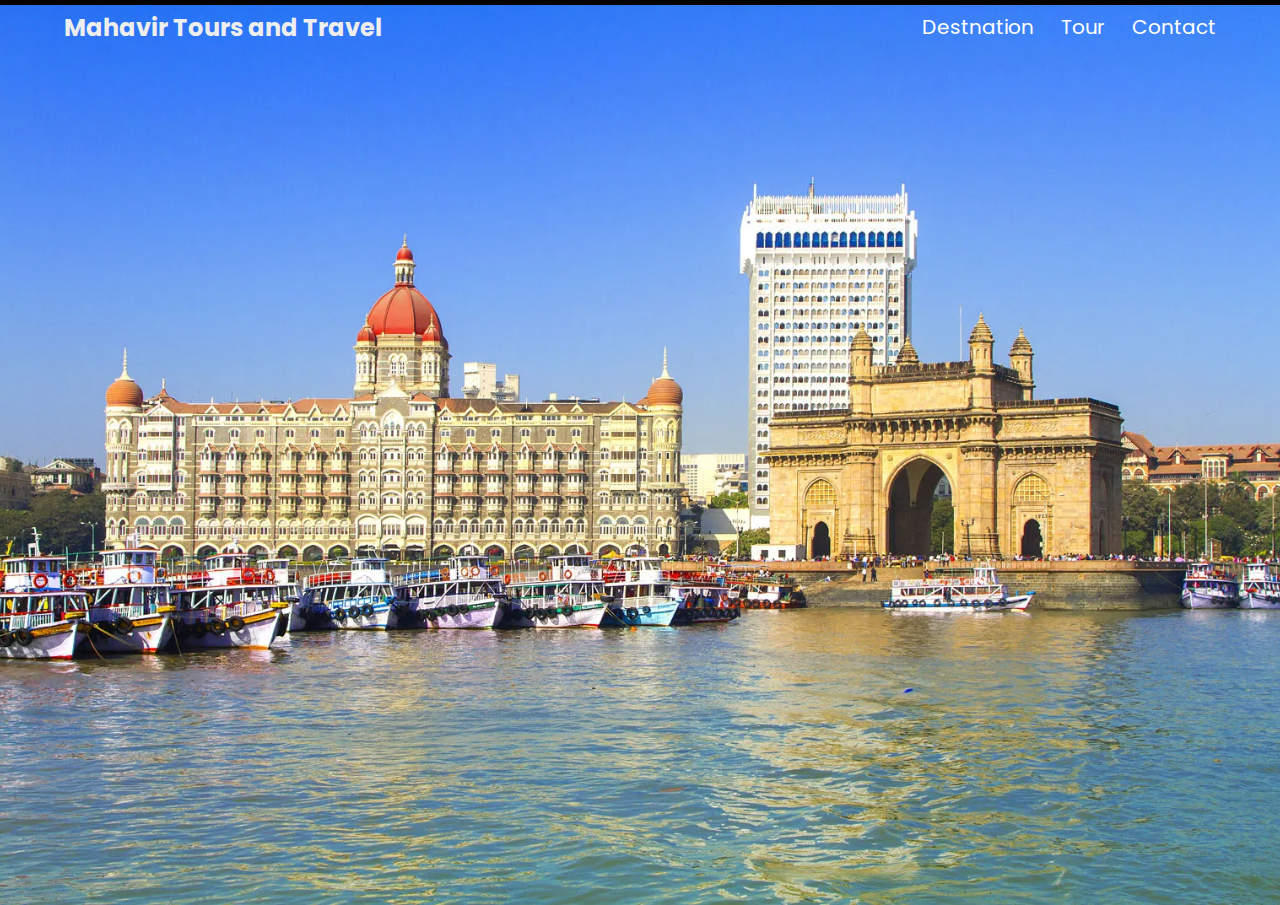
<file: index.html>
<!DOCTYPE html>
<html lang="en">
<head>
    <meta charset="UTF-8">
    <meta name="viewport" content="width=device-width, initial-scale=1.0">
    <title>Website</title>
    <link rel="stylesheet" href="slidshow.css">
    <style>
        header {
            display: flex;
            justify-content: space-between;
            align-items: center;
            padding: 10px 20px;
        }
        
        .logo {
            font-size: 24px;
        }
        
        /* Centered text */
       
    </style>
</head>
<body>
    <!-- header -->
    <header>
        <div class="logo">Mahavir Tours and Travel</div>
<div class = "centered-text">
		<a class = "naveborder" href = "Destination.html">Destnation</a>
		<a class = "naveborder" href = "Tour.html">Tour</a>
		<a class = "naveborder" href = "contact.html">Contact</a>
</div>

    </header>

    <!-- slider -->
    <div class="slider">
        <!-- list Items -->
        <div class="list">
            <div class="item active">
                <img src="./images2/india.webp">
            </div>
            <div class="item">
                <img src="./images2/london.jpg">
            </div>
            <div class="item">
                <img src="./images2/newyork.avif">
            </div>
            <div class="item">
                <img src="./images2/brazil.png">
            </div>
            <div class="item">
                <img src="./images2/japan.jpg">
            </div>
        </div>
    </div>


    <script>
        const slides = document.querySelectorAll('.list .item');
        let currentSlide = 0;

        function showSlide(index) {
            slides.forEach(slide => slide.classList.remove('active'));
            slides[index].classList.add('active');
        }

        function nextSlide() {
            currentSlide = (currentSlide + 1) % slides.length;
            showSlide(currentSlide);
        }

        setInterval(nextSlide, 3000); // Change slide every 3 seconds
    </script>
</body>
</html>
</file>
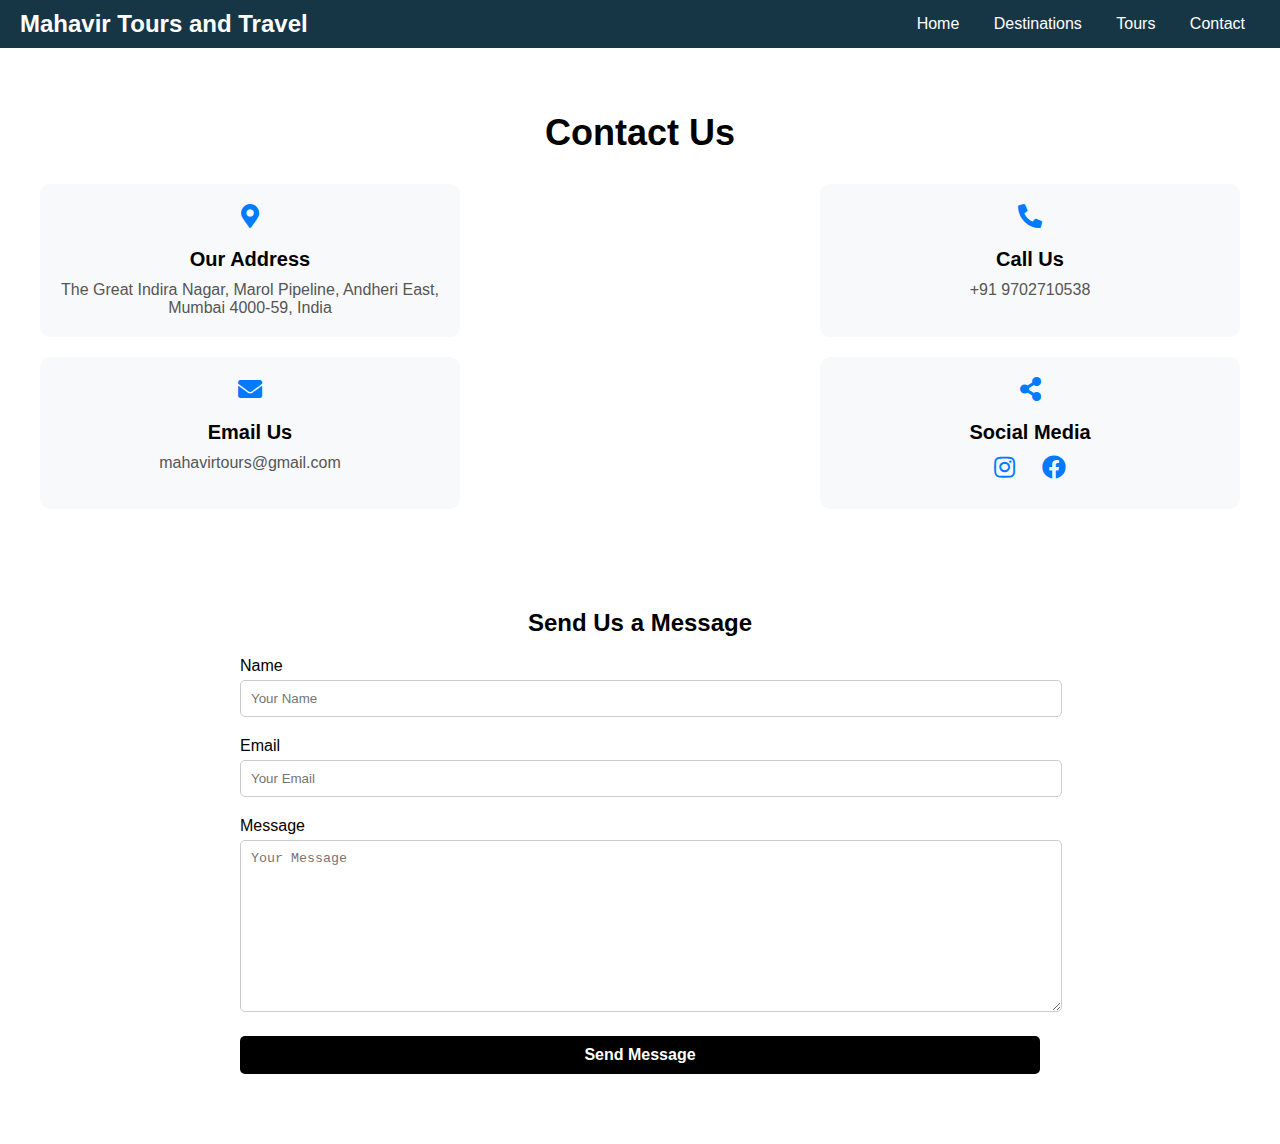
<file: contact.html>
<!DOCTYPE html>
<html lang="en">
<head>
    <meta charset="UTF-8">
    <meta name="viewport" content="width=device-width, initial-scale=1.0">
    <title>Contact - Mahavir Tours and Travel</title>
    <style>
        body {
            font-family: Arial, sans-serif;
            margin: 0;
            padding: 0;
            box-sizing: border-box;
        }

        /* Header */
        header {
            display: flex;
            justify-content: space-between;
            align-items: center;
            padding: 10px 20px;
            background-color: #173645;
            color: white;
        }

        .logo {
            font-size: 24px;
            font-weight: bold;
        }

        nav a {
            margin: 0 15px;
            color: white;
            text-decoration: none;
        }

        nav a:hover {
            text-decoration: underline;
        }

        /* Contact Section */
        .contact-section {
            padding: 40px 20px;
            max-width: 1200px;
            margin: 0 auto;
        }

        .contact-section h1 {
            text-align: center;
            font-size: 36px;
            margin-bottom: 20px;
        }

        .contact-details {
            display: flex;
            justify-content: space-between;
            flex-wrap: wrap;
            margin-bottom: 40px;
        }

        .contact-item {
            flex-basis: calc(33.33% - 20px);
            background-color: #f8f9fa;
            padding: 20px;
            border-radius: 10px;
            margin: 10px 0;
            text-align: center;
        }

        .contact-item i {
            font-size: 24px;
            color: #007BFF;
            margin-bottom: 10px;
        }

        .contact-item h3 {
            margin: 10px 0;
            font-size: 20px;
        }

        .contact-item p {
            margin: 0;
            color: #555;
        }

        .social-media-icons a {
            margin: 0 10px;
            color: #007BFF;
            font-size: 24px;
            text-decoration: none;
        }

        .social-media-icons a:hover {
            color: #0056b3;
        }

        /* Contact Form */
        .contact-form {
            background-color: white;
            padding: 30px;
            border-radius: 10px;
            max-width: 800px;
            margin: 0 auto;
        }

        .contact-form h2 {
            margin-bottom: 20px;
            text-align: center;
        }

        .form-group {
            margin-bottom: 20px;
        }

        .form-group label {
            display: block;
            font-size: 16px;
            margin-bottom: 5px;
        }

        .form-group input,
        .form-group textarea {
            width: 100%;
            padding: 10px;
            border: 1px solid #ccc;
            border-radius: 5px;
        }

        .form-group textarea {
            height: 150px;
        }

        .submit-btn {
            display: block;
            width: 100%;
            padding: 10px;
            background-color: black;
            color: white;
            border: none;
            border-radius: 5px;
            font-size: 16px;
            font-weight: bold;
            cursor: pointer;
        }

        .submit-btn:hover {
            background-color: black;
        }

        /* Popup */
        .popup {
            position: fixed;
            top: 50%;
            left: 50%;
            transform: translate(-50%, -50%);
            width: 300px;
            background-color: white;
            border: 1px solid #ccc;
            padding: 20px;
            border-radius: 10px;
            box-shadow: 0 2px 10px rgba(0, 0, 0, 0.1);
            display: none;
        }

        .popup-content {
            text-align: center;
        }

        .popup .close {
            cursor: pointer;
            float: right;
            font-size: 18px;
        }

        /* Responsive Design */
        @media (max-width: 768px) {
            .contact-details {
                flex-direction: column;
            }

            .contact-item {
                flex-basis: 100%;
            }
        }
    </style>
</head>
<body>

    <!-- Header -->
    <header>
        <div class="logo">Mahavir Tours and Travel</div>
        <nav>
            <a href="index.html">Home</a>
            <a href="Destination.html">Destinations</a>
            <a href="Tour.html">Tours</a>
            <a href="contact.html">Contact</a>
        </nav>
    </header>

    <!-- Contact Section -->
    <section class="contact-section">
        <h1>Contact Us</h1>

        <!-- Contact Details -->
        <div class="contact-details">
            <div class="contact-item">
                <i class="fas fa-map-marker-alt"></i>
                <h3>Our Address</h3>
                <p>The Great Indira Nagar, Marol Pipeline, Andheri East, Mumbai 4000-59, India</p>
            </div>
            <div class="contact-item">
                <i class="fas fa-phone-alt"></i>
                <h3>Call Us</h3>
                <p>+91 9702710538</p>
            </div>
            <div class="contact-item">
                <i class="fas fa-envelope"></i>
                <h3>Email Us</h3>
                <p>mahavirtours@gmail.com</p>
            </div>
            <div class="contact-item">
                <i class="fas fa-share-alt"></i>
                <h3>Social Media</h3>
                <div class="social-media-icons">
                    <a href="https://www.instagram.com/manan.___27/" target="_blank">
                        <i class="fab fa-instagram"></i>
                    </a>
                    <a href="https://www.facebook.com/" target="_blank">
                        <i class="fab fa-facebook"></i>
                    </a>
                </div>
            </div>
        </div>

        <!-- Contact Form -->
        <div class="contact-form">
            <h2>Send Us a Message</h2>
            <form id="contactForm" action="#" onsubmit="showPopup(event)">
                <div class="form-group">
                    <label for="name">Name</label>
                    <input type="text" id="name" name="name" placeholder="Your Name" required>
                </div>
                <div class="form-group">
                    <label for="email">Email</label>
                    <input type="email" id="email" name="email" placeholder="Your Email" required>
                </div>
                <div class="form-group">
                    <label for="message">Message</label>
                    <textarea id="message" name="message" placeholder="Your Message" required></textarea>
                </div>
                <button type="submit" class="submit-btn">Send Message</button>
            </form>
        </div>

        <!-- Popup -->
        <div id="popup" class="popup">
            <div class="popup-content">
                <span class="close" onclick="closePopup()">&times;</span>
                <p>Message sent successfully!</p>
            </div>
        </div>
    </section>

    <!-- Font Awesome Icons -->
    <link rel="stylesheet" href="https://cdnjs.cloudflare.com/ajax/libs/font-awesome/5.15.4/css/all.min.css">
    
    <script>
        // Show the popup and prevent default form submission
        function showPopup(event) {
            event.preventDefault();
            document.getElementById('popup').style.display = 'block';
        }

        // Close the popup
        function closePopup() {
            document.getElementById('popup').style.display = 'none';
        }

        // Ensure popup is hidden on page load
        window.onload = function() {
            document.getElementById('popup').style.display = 'none';
        };
    </script>

</body>
</html>
</file>
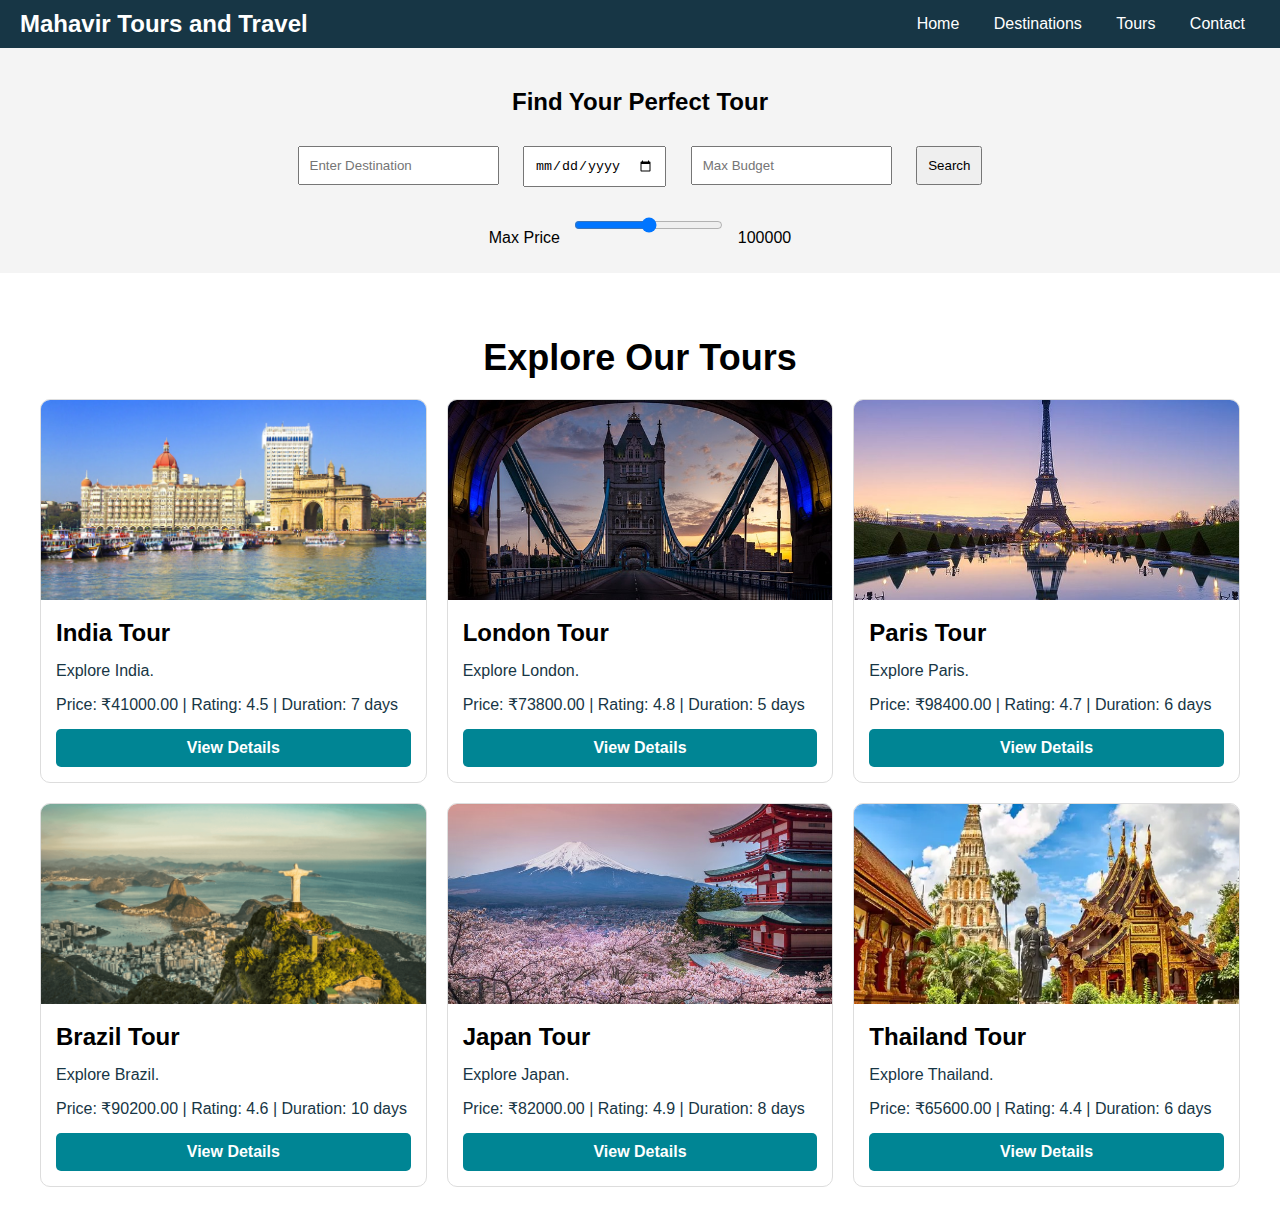
<file: Tour.html>
<!DOCTYPE html>
<html lang="en">
<head>
    <meta charset="UTF-8">
    <meta name="viewport" content="width=device-width, initial-scale=1.0">
    <title>Tours - Mahavir Tours and Travel</title>
    <style>
        body {
            font-family: Arial, sans-serif;
            margin: 0;
            padding: 0;
        }

        /* Header */
        header {
            display: flex;
            justify-content: space-between;
            align-items: center;
            padding: 10px 20px;
            background-color: #173645;
            color: white;
        }

        .logo {
            font-size: 24px;
            font-weight: bold;
        }

        nav a {
            margin: 0 15px;
            color: white;
            text-decoration: none;
        }

        nav a:hover {
            text-decoration: underline;
        }

        /* Search Section */
        .search-section {
            padding: 20px;
            background-color: #f4f4f4;
            text-align: center;
        }

        .search-section input, .search-section button {
            padding: 10px;
            margin: 10px;
        }

        /* Tour Section */
        .tour-section {
            padding: 40px 20px;
        }

        .tour-section h1 {
            text-align: center;
            font-size: 36px;
            margin-bottom: 20px;
        }

        .tour-grid {
            display: grid;
            grid-template-columns: repeat(auto-fill, minmax(300px, 1fr));
            gap: 20px;
            max-width: 1200px;
            margin: 0 auto;
        }

        .tour-card {
            border: 1px solid #ddd;
            border-radius: 10px;
            overflow: hidden;
            transition: transform 0.3s ease;
        }

        .tour-card:hover {
            transform: scale(1.05);
        }

        .tour-card img {
            width: 100%;
            height: 200px;
            object-fit: cover;
        }

        .tour-card h3 {
            font-size: 24px;
            margin: 15px;
        }

        .tour-card p {
            font-size: 16px;
            color: #173645;
            margin: 0 15px 15px 15px;
        }

        .book-btn {
            display: block;
            text-align: center;
            margin: 15px;
            padding: 10px;
            background-color: #008594;
            color: white;
            text-decoration: none;
            border-radius: 5px;
            font-weight: bold;
        }

        .book-btn:hover {
            background-color: #006f7a; /* Slightly darker on hover */
        }

        /* Modal for Package Details */
        #packageDetailsModal, #bookingFormModal {
            display: none;
            position: fixed;
            top: 50%;
            left: 50%;
            transform: translate(-50%, -50%);
            background-color: white;
            padding: 20px;
            border: 1px solid #ddd;
            z-index: 1000;
        }

        /* Overlay */
        .modal-overlay {
            position: fixed;
            top: 0;
            left: 0;
            width: 100%;
            height: 100%;
            background-color: rgba(0, 0, 0, 0.5);
            z-index: 999; /* Lower than modals */
            display: none; /* Initially hidden */
        }
    </style>
</head>
<body>

    <!-- Header -->
    <header>
        <div class="logo">Mahavir Tours and Travel</div>
        <nav>
            <a href="index.html">Home</a>
            <a href="Destination.html">Destinations</a>
            <a href="Tour.html">Tours</a>
            <a href="contact.html">Contact</a>
        </nav>
    </header>

    <!-- Search Section -->
    <section class="search-section">
        <h2>Find Your Perfect Tour</h2>
        <form id="searchForm">
            <input type="text" id="destination" placeholder="Enter Destination" />
            <input type="date" id="searchTravelDate" />
            <input type="number" id="budget" placeholder="Max Budget" />
            <button type="submit">Search</button>
        </form>
        <div class="filters">
            <label for="price">Max Price</label>
            <input type="range" id="price" name="price" min="100" max="100000" step="100" oninput="this.nextElementSibling.value = this.value">
            <output>100000</output>
        </div>
    </section>

    <!-- Tour Section -->
    <section class="tour-section">
        <h1>Explore Our Tours</h1>
        <div id="tourGrid" class="tour-grid">
            <!-- Tour Packages will be dynamically inserted here -->
        </div>
    </section>

    <!-- Package Details Modal -->
    <div id="packageDetailsModal">
        <div id="packageDetailsContent">
            <!-- Details will be dynamically added here -->
        </div>
        <button onclick="closePackageDetails()">Close</button>
    </div>

    <!-- Booking Form Modal -->
    <div id="bookingFormModal">
        <form id="bookingForm">
            <h2>Book Your Tour</h2>
            <label for="name">Name:</label>
            <input type="text" id="name" required />
            
            <label for="guests">Number of Guests:</label>
            <input type="number" id="guests" required min="1" />

            <label for="bookingTravelDate">Travel Date:</label>
            <input type="date" id="bookingTravelDate" required />
            
            <button type="submit">Submit</button>
        </form>
        <button onclick="closeBookingForm()">Close</button>
    </div>

    <div class="modal-overlay" id="modalOverlay" onclick="closeAllModals()"></div>

    <script>
    // Conversion rate (1 USD = 82 INR)
    const conversionRate = 82;

    // Mock Data (Replace with API later)
    const travelPackages = [
        { id: 1, destination: "India", price: 500 * conversionRate, duration: "7 days", rating: 4.5, image: "./images2/india.webp", description: "Explore India." },
        { id: 2, destination: "London", price: 900 * conversionRate, duration: "5 days", rating: 4.8, image: "./images2/london.jpg", description: "Explore London." },
        { id: 3, destination: "Paris", price: 1200 * conversionRate, duration: "6 days", rating: 4.7, image: "./images2/paris.jpg", description: "Explore Paris." },
        { id: 4, destination: "Brazil", price: 1100 * conversionRate, duration: "10 days", rating: 4.6, image: "./images2/brazil.png", description: "Explore Brazil." },
        { id: 5, destination: "Japan", price: 1000 * conversionRate, duration: "8 days", rating: 4.9, image: "./images2/japan.jpg", description: "Explore Japan." },
        { id: 6, destination: "Thailand", price: 800 * conversionRate, duration: "6 days", rating: 4.4, image: "./images2/thailand.webp", description: "Explore Thailand." },
    ];

    // Function to display travel packages
    function displayPackages(packages) {
        const tourGrid = document.getElementById("tourGrid");
        tourGrid.innerHTML = ""; // Clear previous results

        packages.forEach(pkg => {
            const packageCard = `
                <div class="tour-card">
                    <img src="${pkg.image}" alt="${pkg.destination} Tour">
                    <h3>${pkg.destination} Tour</h3>
                    <p>${pkg.description}</p>
                    <p>Price: ₹${pkg.price.toFixed(2)} | Rating: ${pkg.rating} | Duration: ${pkg.duration}</p>
                    <a href="#" class="book-btn" onclick="showPackageDetails(${pkg.id})">View Details</a>
                </div>`;
            tourGrid.innerHTML += packageCard;
        });
    }

    // Ensure DOM content is fully loaded
    document.addEventListener('DOMContentLoaded', function() {
        // Initial display of all packages
        displayPackages(travelPackages);
    });

    // Search functionality
    document.getElementById('searchForm').addEventListener('submit', function (event) {
        event.preventDefault();
        
        const destination = document.getElementById('destination').value.toLowerCase();
        const budget = parseInt(document.getElementById('budget').value);
        const maxPrice = parseInt(document.getElementById('price').value);

        const filteredPackages = travelPackages.filter(pkg => {
            return pkg.destination.toLowerCase().includes(destination) &&
                   pkg.price <= maxPrice &&
                   (!budget || pkg.price <= budget);
        });

        displayPackages(filteredPackages);
    });

    // Function to show package details
    function showPackageDetails(packageId) {
        const selectedPackage = travelPackages.find(pkg => pkg.id === packageId);
        const detailsContent = `
            <h2>${selectedPackage.destination} Tour</h2>
            <p>${selectedPackage.description}</p>
            <p>Price: ₹${selectedPackage.price.toFixed(2)} | Rating: ${selectedPackage.rating} | Duration: ${selectedPackage.duration}</p>
            <button class="book-btn" onclick="bookPackage()">Book Now</button>
        `;
        
        document.getElementById('packageDetailsContent').innerHTML = detailsContent;
        document.getElementById('packageDetailsModal').style.display = 'block';
        document.getElementById('modalOverlay').style.display = 'block';
    }

    // Show booking form
    function bookPackage() {
        closePackageDetails(); // Close package details modal
        document.getElementById('bookingFormModal').style.display = 'block';
        document.getElementById('modalOverlay').style.display = 'block';
    }

    // Function to close package details modal
    function closePackageDetails() {
        document.getElementById('packageDetailsModal').style.display = 'none';
        document.getElementById('modalOverlay').style.display = 'none';
    }

    // Close booking form
    function closeBookingForm() {
        document.getElementById('bookingFormModal').style.display = 'none';
        document.getElementById('modalOverlay').style.display = 'none';
    }

    // Close all modals when clicking on the overlay
    function closeAllModals() {
        closePackageDetails();
        closeBookingForm();
    }

    // Form validation
    document.getElementById('bookingForm').addEventListener('submit', function (event) {
        event.preventDefault();
        alert('Booking submitted successfully!');
        closeBookingForm();
    });
    </script>

</body>
</html>
</file>
<file: slidshow.css>
@import url('https://fonts.googleapis.com/css2?family=Poppins:ital,wght@0,100;0,200;0,300;0,400;0,500;0,600;0,700;0,800;0,900;1,100;1,200;1,300;1,400;1,500;1,600;1,700;1,800;1,900&display=swap');
body{
    font-family: Poppins;
    margin: 0;
    background-color: #010101;
    color: #eee;
    overflow: hidden;
}

header{
    width: 1200px;
    max-width: 90%;
    margin: auto;
    display: grid;
    grid-template-columns: 50px 1fr 50px;
    grid-template-rows: 50px;
    justify-content: center;
    align-items: center;
    position: relative;
    z-index: 100;
}
header .logo{
    font-weight: bold;
}
header .menu{
    padding: 0;
    margin: 0;
    list-style: none;
    display: flex;
    justify-content: center;
    gap: 20px;
    font-weight: 500;
}
/* css slider */
.slider{
    height: 100vh;
    margin-top: -50px;
    position: relative;
    z-index: -1000;
}
.slider .list .item{
    position: absolute;
    inset: 0 0 0 0;
    overflow: hidden;
    opacity: 0;
    transition: .4s;
}
.slider .list .item img{
    width: 100%;
    height: 100%;
    object-fit: cover;
}
.slider .list .item::after{
    content: '';
    width: 100%;
    height: 100%;
    position: absolute;
    left: 0;
    bottom: 0;
    
}
.slider .list .item .content{
    position: absolute;
    left: 10%;
    top: 20%;
    width: 500px;
    max-width: 80%;
    z-index: 1;
}
.slider .list .item .content p:nth-child(1){
    text-transform: uppercase;
    letter-spacing: 10px;
}
.slider .list .item .content h2{
    font-size: 100px;
    margin: 0;
}
.slider .list .item.active{
    opacity: 1;
    z-index: 10;
}
@keyframes showContent {
    to{
        transform: translateY(0);
        filter: blur(0);
        opacity: 1;
    }
}
.slider .list .item.active p:nth-child(1),
.slider .list .item.active h2,
.slider .list .item.active p:nth-child(3){
    transform: translateY(30px);
    filter: blur(20px);
    opacity: 0;
    animation: showContent .5s .7s ease-in-out 1 forwards;
}
.slider .list .item.active h2{
    animation-delay: 1s;
}
.slider .list .item.active p:nth-child(3){
    animation-duration: 1.3s;
}
.arrows{
    position: absolute;
    top: 30%;
    right: 50px;
    z-index: 100;
}
.arrows button{
    background-color: #eee5;
    border: none;
    font-family: monospace;
    width: 40px;
    height: 40px;
    border-radius: 5px;
    font-size: x-large;
    color: #eee;
    transition: .5s;
}
.arrows button:hover{
    background-color: #eee;
    color: black;
}
.thumbnail{
    position: absolute;
    bottom: 50px;
    z-index: 11;
    display: flex;
    gap: 10px;
    width: 100%;
    height: 250px;
    padding: 0 50px;
    box-sizing: border-box;
    overflow: auto;
    justify-content: center;
}
.thumbnail::-webkit-scrollbar{
    width: 0;
}
.thumbnail .item{
    width: 150px;
    height: 220px;
    filter: brightness(.5);
    transition: .5s;
    flex-shrink: 0;
}
.thumbnail .item img{
    width: 100%;
    height: 100%;
    object-fit: cover;
    border-radius: 10px;
}
.thumbnail .item.active{
    filter: brightness(1.5);
}
.thumbnail .item .content{
    position: absolute;
    inset: auto 10px 10px 10px;
}
@media screen and (max-width: 678px) {
    .thumbnail{
        justify-content: start;
    }
    .slider .list .item .content h2{
        font-size: 60px;
    }
    .arrows{
        top: 10%;
    }
}

.sqs-slide-wrapper[data-slide-type="cover-page"] [data-compound-type="logo"] h1 {
    margin: 0;
    line-height: 1em;
}
h1 {
    font-size: 2em;
    margin: 0.67em 0;
}
user agent stylesheet
h1 {
    display: block;
    font-size: 2em;
    margin-block-start: 0.67em;
    margin-block-end: 0.67em;
    margin-inline-start: 0px;
    margin-inline-end: 0px;
    font-weight: bold;
}


element.style {
}
.sqs-slide-wrapper[data-slide-type="cover-page"] div.sqs-slide[data-slide-type="cover-page"] .sqs-slide-layer:not(.scroll) .align-content-center-vert:not(.scroll) .align-center-vert {
    position: static !important;
    transform: none;
}
@media (max-width: 880px)
.sqs-slide-wrapper[data-slide-type="cover-page"] .horizontal-positioning-center .group-copy {
    margin-left: auto;
    margin-right: auto;
}
.sqs-slide-wrapper[data-slide-type="cover-page"] .sqs-slice-group.align-center-vert {
    position: relative;
    top: 50%;
    box-sizing: border-box;
    transform: translatey(-50%);
}
@media (max-width: 880px)
.sqs-slide-wrapper[data-slide-type="cover-page"] .group-copy {
    max-width: 320px;
}
.sqs-slide-wrapper[data-slide-type="cover-page"] .group-copy {
    width: 100%;
    max-width: 600px;
    margin-left: auto;
    margin-right: auto;
}
.sqs-slide-wrapper[data-slide-type="cover-page"] .sqs-slice-group {
    position: relative;
}
user agent stylesheet
div {
    display: block;
}
.sqs-slide-wrapper[data-slide-type="cover-page"] .alignment-center .layer-front .sqs-slide-layer-content {
    text-align: center;
}
.sqs-slide {
    box-sizing: border-box;
    height: 100%;
    left: 0;
    opacity: 0;
    position: absolute;
    text-rendering: optimizeLegibility;
    top: 0;
    width: 100%;
}
html {
    font-family: sans-serif;
    -ms-text-size-adjust: 100%;
    -webkit-text-size-adjust: 100%;
}

 .centered-text {
	display: flex;
    gap: 27px;;
            text-align: center;
            top: 50%; /* Adjust as needed */
            font-size: 20px; /* Adjust as needed */
            bottom: -50%;
        }

.centered-text a{
  text-decoration: none;
  color: #fff;
}

.naveborder::after{
	content:'';
	width:0;
	height:2px;
	display:block;
	background-color:white;
	transition: width 0.3s ease;
	
}

.naveborder:hover::after{
	width:100%;
}
</file>
